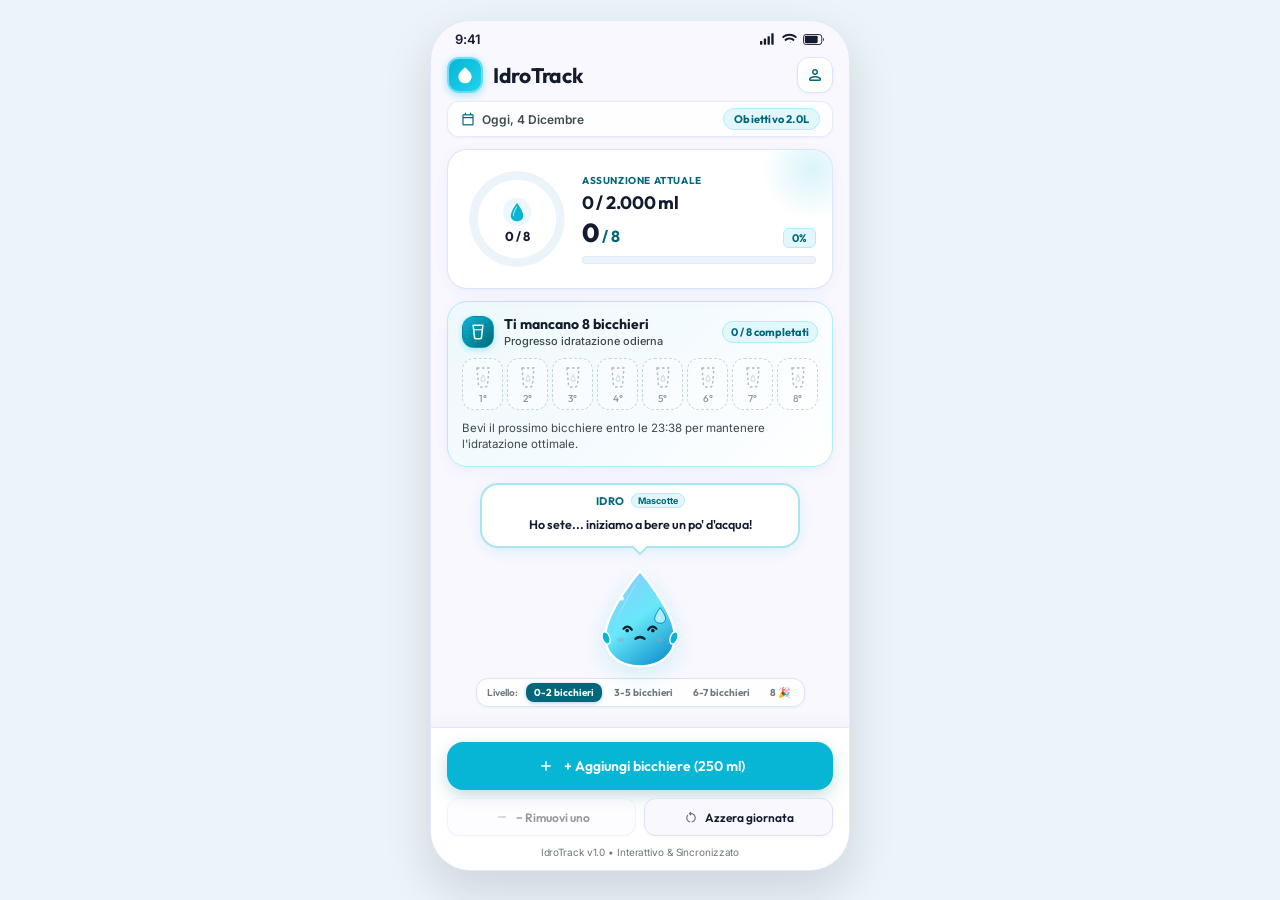
<file: index.html>
<!DOCTYPE html>
<html lang="it">
<head>
  <meta charset="utf-8" />
  <meta name="viewport" content="width=device-width, initial-scale=1.0, maximum-scale=1.0, user-scalable=no" />
  <title>IdroTrack - App Monitoraggio Idratazione</title>

  <!-- Google Fonts: Outfit (titoli e numeri) e Inter (testi) -->
  <link rel="preconnect" href="https://fonts.googleapis.com" />
  <link rel="preconnect" href="https://fonts.gstatic.com" crossorigin />
  <link href="https://fonts.googleapis.com/css2?family=Inter:wght@400;500;600;700&family=Outfit:wght@500;600;700;800&display=swap" rel="stylesheet" />
  
  <!-- Icone Material Symbols Rounded -->
  <link rel="stylesheet" href="https://fonts.googleapis.com/css2?family=Material+Symbols+Rounded:opsz,wght,FILL,GRAD@20..48,100..700,0..1,-50..200" />

  <!-- Foglio di stile esterno -->
  <link rel="stylesheet" href="style.css" />
</head>
<body>

  <!-- Contenitore Mobile Framed -->
  <div class="app-frame">

    <div class="app-content">

      <!-- === STATUS BAR === -->
      <header class="status-bar" aria-label="Stato dispositivo">
        <span>9:41</span>
        <div class="status-bar-icons">
          <!-- Icona Rete Mobile -->
          <svg class="status-icon" width="16" height="12" viewBox="0 0 17 12">
            <rect x="0" y="8" width="2.5" height="4" rx="0.5"></rect>
            <rect x="4" y="5.5" width="2.5" height="6.5" rx="0.5"></rect>
            <rect x="8" y="3" width="2.5" height="9" rx="0.5"></rect>
            <rect x="12" y="0" width="2.5" height="12" rx="0.5"></rect>
          </svg>
          <!-- Icona Wi-Fi -->
          <svg class="status-icon" width="15" height="12" viewBox="0 0 16 12">
            <path d="M8 2.5C10.6 2.5 13 3.6 14.7 5.3L16 3.9C13.9 1.8 11.1 0.5 8 0.5C4.9 0.5 2.1 1.8 0 3.9L1.3 5.3C3 3.6 5.4 2.5 8 2.5ZM8 6.5C9.6 6.5 11.1 7.2 12.1 8.3L13.5 6.9C12.1 5.4 10.1 4.5 8 4.5C5.9 4.5 3.9 5.4 2.5 6.9L3.9 8.3C4.9 7.2 6.4 6.5 8 6.5ZM9.5 10.5C9.5 9.67 8.83 9 8 9C7.17 9 6.5 10.5C6.5 11.33 7.17 12 8 12C8.83 12 9.5 11.33 9.5 10.5Z"></path>
          </svg>
          <!-- Icona Batteria -->
          <svg class="status-icon" width="22" height="11" viewBox="0 0 24 12">
            <rect x="0.5" y="0.5" width="20" height="11" rx="3" fill="none" stroke="currentColor"></rect>
            <rect x="2" y="2" width="14" height="8" rx="1.5"></rect>
            <path d="M22 4C22.6 4.4 23 5.1 23 6C23 6.9 22.6 7.6 22 8V4Z" fill="currentColor"></path>
          </svg>
        </div>
      </header>

      <!-- === CORPO PRINCIPALE DELL'APP === -->
      <main class="main-body">

        <!-- Sezione Intestazione e Data -->
        <section class="header-section" aria-label="Intestazione IdroTrack">
          <div class="header-top">
            <div class="logo-container">
              <div class="logo-badge">
                <svg width="20" height="20" viewBox="0 0 24 24" fill="currentColor">
                  <path d="M12 2.69l5.66 5.66a8 8 0 1 1-11.31 0z"></path>
                </svg>
              </div>
              <h1 class="app-title">IdroTrack</h1>
            </div>
            <!-- Pulsante Profilo -->
            <button id="btn-profile" class="btn-profile" aria-label="Profilo utente" type="button">
              <span class="material-symbols-rounded">person</span>
            </button>
          </div>

          <!-- Barra Data e Obiettivo -->
          <div class="date-goal-bar" style="margin-top: 8px;">
            <div class="date-indicator">
              <span class="material-symbols-rounded">calendar_today</span>
              <span id="date-text">Oggi, 17 Ottobre</span>
            </div>
            <span class="goal-badge">Obiettivo 2.0L</span>
          </div>
        </section>

        <!-- === CARD 1: DASHBOARD METRICA (SPLIT HERO) === -->
        <section class="metric-hero-card" aria-label="Panoramica idratazione">
          <!-- Colonna Sinistra: Barra Circolare Gauge -->
          <div class="gauge-wrapper">
            <svg class="gauge-svg" viewBox="0 0 100 100">
              <circle class="gauge-track" cx="50" cy="50" r="41"></circle>
              <circle id="circular-progress-bar" class="gauge-progress" cx="50" cy="50" r="41"></circle>
            </svg>
            <div class="gauge-center-content">
              <!-- Icona Goccia IdroTrack -->
              <svg class="gauge-drop-icon" viewBox="0 0 36 36">
                <circle cx="18" cy="18" r="16" fill="#e0f2fe" opacity="0.6"></circle>
                <path d="M18 8 C18 8 11 17 11 22 C11 26 14.1 28.5 18 28.5 C21.9 28.5 25 26 25 22 C25 17 18 8 18 8 Z" fill="#06b6d4"></path>
                <path d="M18 11 C18 11 13.5 17.5 13.5 21 C13.5 22 14 23 15 23 C14 21 15 18 18 13 Z" fill="#ffffff" opacity="0.7"></path>
              </svg>
              <span id="gauge-ratio-text" class="gauge-ratio">0 / 8</span>
            </div>
          </div>

          <!-- Colonna Destra: Informazioni e Progresso Orizzontale -->
          <div class="metric-info">
            <span class="metric-caption">ASSUNZIONE ATTUALE</span>
            <span id="metric-ml-text" class="metric-volume">0 / 2.000 ml</span>

            <div class="metric-count-row">
              <div class="count-numbers">
                <span id="metric-main-count" class="current-count">0</span>
                <span class="total-count">/ 8</span>
              </div>
              <span id="metric-pct-badge" class="pct-badge">0%</span>
            </div>

            <!-- Mini barra di avanzamento lineare -->
            <div class="progress-bar-track">
              <div id="horizontal-progress-bar" class="progress-bar-fill"></div>
            </div>
          </div>
        </section>

        <!-- === CARD 2: STATUS E TRACKER 8 BICCHIERI === -->
        <section class="cups-tracker-card" aria-label="Stato bicchieri">
          <div class="cups-card-header">
            <div class="cups-title-group">
              <div class="cups-status-icon-box">
                <!-- Icona Bicchiere -->
                <svg width="18" height="18" viewBox="0 0 24 24" fill="none" stroke="currentColor" stroke-width="2" stroke-linecap="round" stroke-linejoin="round">
                  <path d="M5.5 3h13l-1.8 16.2c-.1 1-1 1.8-2 1.8H9.3c-1 0-1.9-.8-2-1.8L5.5 3z"></path>
                  <path d="M7 9h10" stroke-width="1.5"></path>
                </svg>
              </div>
              <div>
                <h2 id="cups-missing-title" class="cups-missing-title">Ti mancano 8 bicchieri</h2>
                <p id="cups-subtitle-text" class="cups-subtitle">Progresso idratazione odierna</p>
              </div>
            </div>
            <span id="cups-badge-completed" class="cups-badge-completed">0 / 8 completati</span>
          </div>

          <!-- Griglia degli 8 bicchieri generata dinamicamente -->
          <div id="cups-grid" class="cups-grid"></div>

          <!-- Promemoria orario -->
          <p id="reminder-caption-text" class="reminder-caption">
            Bevi il prossimo bicchiere per mantenere l'idratazione ottimale.
          </p>
        </section>

        <!-- === MASCOTTE IDRO INTERATTIVA === -->
        <section class="mascot-section" aria-label="Mascotte Idro">
          <!-- Fumetto dinamico -->
          <div class="speech-bubble-container">
            <div class="speech-bubble">
              <div class="bubble-header">
                <span class="bubble-name">Idro</span>
                <span class="bubble-tag">Mascotte</span>
              </div>
              <p id="idro-speech-bubble" class="bubble-text">
                Ho sete... iniziamo a bere un po' d'acqua!
              </p>
              <div class="bubble-tail"></div>
            </div>
          </div>

          <!-- Grafica Vettoriale SVG Mascotte "Idro" -->
          <div class="mascot-frame">
            <svg id="idro-mascot-svg" class="mascot-svg" viewBox="0 0 120 120" fill="none">
              <defs>
                <!-- Gradiente corpo idratato -->
                <linearGradient id="idroBodyGrad" x1="20" y1="10" x2="100" y2="115" gradientUnits="userSpaceOnUse">
                  <stop offset="0%" stop-color="#38bdf8"></stop>
                  <stop offset="50%" stop-color="#06b6d4"></stop>
                  <stop offset="100%" stop-color="#00687a"></stop>
                </linearGradient>
                <!-- Gradiente riflesso di luce -->
                <linearGradient id="idroHighlight" x1="30" y1="25" x2="50" y2="75" gradientUnits="userSpaceOnUse">
                  <stop offset="0%" stop-color="#ffffff" stop-opacity="0.75"></stop>
                  <stop offset="100%" stop-color="#ffffff" stop-opacity="0"></stop>
                </linearGradient>
                <!-- Gradiente corpo assetato -->
                <linearGradient id="idroSadGrad" x1="20" y1="10" x2="100" y2="115" gradientUnits="userSpaceOnUse">
                  <stop offset="0%" stop-color="#93c5fd"></stop>
                  <stop offset="50%" stop-color="#67e8f9"></stop>
                  <stop offset="100%" stop-color="#0284c7"></stop>
                </linearGradient>
              </defs>

              <!-- Sagoma goccia principale -->
              <path id="idro-body-path" d="M60 12 C60 12 22 56 22 84 C22 104 39 116 60 116 C81 116 98 104 98 84 C98 56 60 12 60 12 Z" fill="url(#idroSadGrad)" stroke="#ffffff" stroke-width="2.5" stroke-linejoin="round"></path>
              
              <!-- Riflesso lucido -->
              <path d="M60 20 C60 20 32 58 31 82 C30.6 92 34 98 34 98 C34 98 29 88 32 75 C35 60 55 27 60 20 Z" fill="url(#idroHighlight)"></path>
              <circle cx="40" cy="42" r="2.5" fill="#ffffff" opacity="0.85"></circle>

              <!-- Braccine ai lati -->
              <g id="idro-arms">
                <ellipse cx="23" cy="85" rx="4" ry="7" fill="#06b6d4" stroke="#ffffff" stroke-width="1.5" transform="rotate(-20 23 85)"></ellipse>
                <ellipse cx="97" cy="85" rx="4" ry="7" fill="#06b6d4" stroke="#ffffff" stroke-width="1.5" transform="rotate(20 97 85)"></ellipse>
              </g>

              <!-- Guance reattive -->
              <g id="idro-cheeks"></g>

              <!-- Volto ed espressioni reattive -->
              <g id="idro-face"></g>

              <!-- Accessori ed effetti (sudore, stelline, coriandoli) -->
              <g id="idro-accessories"></g>
            </svg>
          </div>

          <!-- Indicatore di livello (sincronizzato automaticamente) -->
          <div class="tier-pills-bar">
            <span class="tier-pills-label">Livello:</span>
            <button id="pill-tier-1" class="tier-pill" type="button">0-2 bicchieri</button>
            <button id="pill-tier-2" class="tier-pill" type="button">3-5 bicchieri</button>
            <button id="pill-tier-3" class="tier-pill" type="button">6-7 bicchieri</button>
            <button id="pill-tier-4" class="tier-pill" type="button">8 🎉</button>
          </div>
        </section>

      </main>

    </div>

    <!-- === DOCK AZIONI INFERIORE (THUMB-ZONE) === -->
    <footer class="action-dock">
      <!-- Pulsante Primario: Aggiungi bicchiere -->
      <button id="btn-add" class="btn-primary-add" type="button">
        <span class="material-symbols-rounded">add</span>
        <span id="btn-add-label">+ Aggiungi bicchiere (250 ml)</span>
      </button>

      <!-- Pulsanti Secondari: Rimuovi e Azzera -->
      <div class="secondary-actions-grid">
        <button id="btn-remove" class="btn-secondary" type="button">
          <span class="material-symbols-rounded">remove</span>
          <span>− Rimuovi uno</span>
        </button>

        <button id="btn-reset" class="btn-secondary" type="button">
          <span class="material-symbols-rounded">restart_alt</span>
          <span>Azzera giornata</span>
        </button>
      </div>

      <!-- Footer Didascalia -->
      <div class="footer-meta">
        <p>IdroTrack v1.0 • Interattivo &amp; Sincronizzato</p>
      </div>
    </footer>

    <!-- === MODALE POPUP CONFERMA AZZERAMENTO === -->
    <div id="confirmation-modal" class="modal-overlay hidden" role="dialog" aria-modal="true" aria-labelledby="modal-title" aria-describedby="modal-desc">
      <div id="modal-card" class="modal-card">
        <!-- Bagliori luminosi interni -->
        <div class="modal-glow-top"></div>
        <div class="modal-glow-bottom"></div>

        <!-- Mascotte Idro triste con lacrima -->
        <div class="modal-mascot-wrapper">
          <div class="modal-mascot-shadow"></div>
          <svg class="modal-mascot-svg" fill="none" viewBox="0 0 120 120">
            <defs>
              <linearGradient id="sadModalBodyGrad" x1="20" x2="100" y1="10" y2="115" gradientUnits="userSpaceOnUse">
                <stop offset="0%" stop-color="#38bdf8"></stop>
                <stop offset="50%" stop-color="#06b6d4"></stop>
                <stop offset="100%" stop-color="#0284c7"></stop>
              </linearGradient>
              <linearGradient id="sadModalHighlight" x1="30" x2="50" y1="25" y2="75" gradientUnits="userSpaceOnUse">
                <stop offset="0%" stop-color="#ffffff" stop-opacity="0.8"></stop>
                <stop offset="100%" stop-color="#ffffff" stop-opacity="0"></stop>
              </linearGradient>
              <linearGradient id="modalTearGrad" x1="0" x2="0" y1="0" y2="1" gradientUnits="userSpaceOnUse">
                <stop offset="0%" stop-color="#ffffff"></stop>
                <stop offset="100%" stop-color="#7dd3fc"></stop>
              </linearGradient>
            </defs>
            <!-- Sagoma goccia principale -->
            <path d="M60 12 C60 12 22 56 22 84 C22 104 39 116 60 116 C81 116 98 104 98 84 C98 56 60 12 60 12 Z" fill="url(#sadModalBodyGrad)" stroke="#ffffff" stroke-linejoin="round" stroke-width="2.5"></path>
            <!-- Riflesso lucido -->
            <path d="M60 20 C60 20 32 58 31 82 C30.6 92 34 98 34 98 C34 98 29 88 32 75 C35 60 55 27 60 20 Z" fill="url(#sadModalHighlight)"></path>
            <circle cx="40" cy="42" fill="#ffffff" opacity="0.85" r="2.5"></circle>
            <!-- Braccine che stringono il petto -->
            <ellipse cx="28" cy="88" fill="#06b6d4" rx="4" ry="7" stroke="#ffffff" stroke-width="1.5" transform="rotate(-35 28 88)"></ellipse>
            <ellipse cx="92" cy="88" fill="#06b6d4" rx="4" ry="7" stroke="#ffffff" stroke-width="1.5" transform="rotate(35 92 88)"></ellipse>
            <!-- Guancette rosee tristi -->
            <ellipse cx="38" cy="85" fill="#f43f5e" opacity="0.4" rx="5.5" ry="3"></ellipse>
            <ellipse cx="82" cy="85" fill="#f43f5e" opacity="0.4" rx="5.5" ry="3"></ellipse>
            <!-- Sopracciglia tristi -->
            <path d="M40 66 Q45 69 51 68" fill="none" opacity="0.8" stroke="#001f26" stroke-linecap="round" stroke-width="2"></path>
            <path d="M80 66 Q75 69 69 68" fill="none" opacity="0.8" stroke="#001f26" stroke-linecap="round" stroke-width="2"></path>
            <!-- Occhi lucidi grandi -->
            <ellipse cx="46" cy="76" fill="#001f26" rx="5.5" ry="7"></ellipse>
            <circle cx="44" cy="73" fill="#ffffff" r="2.5"></circle>
            <circle cx="48" cy="78" fill="#ffffff" r="1.5"></circle>
            <ellipse cx="46" cy="80" fill="#38bdf8" opacity="0.7" rx="3.5" ry="1.5"></ellipse>
            <ellipse cx="74" cy="76" fill="#001f26" rx="5.5" ry="7"></ellipse>
            <circle cx="72" cy="73" fill="#ffffff" r="2.5"></circle>
            <circle cx="76" cy="78" fill="#ffffff" r="1.5"></circle>
            <ellipse cx="74" cy="80" fill="#38bdf8" opacity="0.7" rx="3.5" ry="1.5"></ellipse>
            <!-- Lacrima animata cadente -->
            <g class="tear-drop-anim">
              <path d="M37 81 C37 81 33 87 33 90 C33 92.2 34.8 94 37 94 C39.2 94 41 92.2 41 90 C41 87 37 81 37 81 Z" fill="url(#modalTearGrad)" stroke="#38bdf8" stroke-width="0.8"></path>
              <circle cx="36" cy="89" fill="#ffffff" r="1"></circle>
            </g>
            <!-- Bocca tremante triste -->
            <path d="M54 86 Q60 81 66 86" fill="none" stroke="#001f26" stroke-linecap="round" stroke-width="2.5"></path>
          </svg>
        </div>

        <!-- Titolo e Descrizione -->
        <h3 id="modal-title" class="modal-title">Vuoi davvero ricominciare?</h3>
        <p id="modal-desc" class="modal-description">
          Se azzeri la giornata, perderai tutti i bicchieri registrati oggi. 💧
        </p>

        <!-- Pulsanti di azione del popup -->
        <div class="modal-buttons">
          <button id="modal-btn-cancel" class="btn-modal-primary" type="button">
            <span>No, continuo!</span>
          </button>
          <button id="modal-btn-confirm" class="btn-modal-secondary" type="button">
            <span>Sì, azzera</span>
          </button>
        </div>
      </div>
    </div>

  </div>

  <!-- Logica JavaScript esterna -->
  <script src="script.js"></script>
</body>
</html>
</file>
<file: style.css>
/* ==========================================================================
   === VARIABILI CSS E DESIGN SYSTEM (:root) ===
   ========================================================================== */
:root {
  /* Palette Cromatica dal Design System IdroTrack */
  --color-primary: #00687a;
  --color-primary-hover: #005766;
  --color-primary-container: #06b6d4;
  --color-secondary: #0284c7;
  --color-cyan-glow: #38bdf8;
  --color-cyan-light: #acedff;
  --color-bg-canvas: #ebf4f8;
  --color-bg-app: #faf8ff;
  --color-surface-card: #ffffff;
  --color-surface-subtle: #f2f3ff;
  --color-badge-bg: #e2f7fc;
  --color-badge-border: #acedff;
  --color-text-dark: #131b2e;
  --color-text-muted: #3d494c;
  --color-text-caption: #6d797d;
  --color-border-card: rgba(218, 226, 253, 0.9);
  --color-border-subtle: #dae2fd;

  /* Tipografia */
  --font-heading: 'Outfit', sans-serif;
  --font-body: 'Inter', -apple-system, BlinkMacSystemFont, "Segoe UI", Roboto, sans-serif;

  /* Raggi di Curvatura */
  --radius-sm: 8px;
  --radius-md: 12px;
  --radius-lg: 16px;
  --radius-xl: 20px;
  --radius-full: 9999px;

  /* Ombre */
  --shadow-sm: 0 1px 3px rgba(19, 27, 46, 0.05);
  --shadow-card: 0 4px 20px -2px rgba(2, 132, 199, 0.08), 0 2px 6px -1px rgba(15, 23, 42, 0.03);
  --shadow-btn: 0 6px 18px -2px rgba(0, 104, 122, 0.28);
  --shadow-bubble: 0 4px 16px rgba(6, 182, 212, 0.12);
}

/* ==========================================================================
   === RESET E STILI DI BASE ===
   ========================================================================== */
* {
  box-sizing: border-box;
  margin: 0;
  padding: 0;
  -webkit-tap-highlight-color: transparent;
}

body {
  font-family: var(--font-body);
  background-color: var(--color-bg-canvas);
  color: var(--color-text-dark);
  min-height: 100vh;
  display: flex;
  justify-content: center;
  align-items: flex-start;
  -webkit-font-smoothing: antialiased;
}

/* Classe helper per font titoli */
.font-heading {
  font-family: var(--font-heading);
}

/* Icone Material Symbols */
.material-symbols-rounded {
  font-family: 'Material Symbols Rounded';
  font-weight: normal;
  font-style: normal;
  font-size: 20px;
  line-height: 1;
  display: inline-block;
  text-transform: none;
  letter-spacing: normal;
  word-wrap: normal;
  white-space: nowrap;
  direction: ltr;
  -webkit-font-smoothing: antialiased;
  vertical-align: middle;
}

/* ==========================================================================
   === CONTENITORE MOBILE CENTRATO (MAX 420px) ===
   ========================================================================== */
.app-frame {
  width: 100%;
  max-width: 420px;
  min-height: 100vh;
  background-color: var(--color-bg-app);
  display: flex;
  flex-direction: column;
  justify-content: space-between;
  position: relative;
  overflow-x: hidden;
}

/* Cornice mobile elegante centrata su schermi desktop */
@media (min-width: 480px) {
  body {
    padding: 20px 0;
  }

  .app-frame {
    min-height: 844px;
    border-radius: 40px;
    box-shadow: 0 20px 48px rgba(19, 27, 46, 0.14);
    border: 1px solid rgba(218, 226, 253, 0.7);
    overflow: hidden;
  }
}

/* Contenuto principale scorrevole */
.app-content {
  flex: 1;
  display: flex;
  flex-direction: column;
  overflow-y: auto;
}

/* ==========================================================================
   === STATUS BAR (STILE iOS) ===
   ========================================================================== */
.status-bar {
  padding: 10px 24px 4px 24px;
  display: flex;
  justify-content: space-between;
  align-items: center;
  font-size: 13px;
  font-weight: 600;
  color: var(--color-text-dark);
  letter-spacing: -0.2px;
}

.status-bar-icons {
  display: flex;
  align-items: center;
  gap: 6px;
}

.status-icon {
  display: block;
  fill: currentColor;
}

/* ==========================================================================
   === HEADER ISTITUZIONALE ===
   ========================================================================== */
.main-body {
  padding: 6px 16px 16px 16px;
  display: flex;
  flex-direction: column;
  gap: 12px;
}

.header-top {
  display: flex;
  align-items: center;
  justify-content: space-between;
}

.logo-container {
  display: flex;
  align-items: center;
  gap: 10px;
}

.logo-badge {
  width: 36px;
  height: 36px;
  border-radius: var(--radius-md);
  background: linear-gradient(135deg, #06b6d4, #22d3ee);
  display: flex;
  align-items: center;
  justify-content: center;
  color: #ffffff;
  box-shadow: 0 2px 8px rgba(6, 182, 212, 0.35);
  border: 2px solid rgba(172, 237, 255, 0.6);
}

.app-title {
  font-family: var(--font-heading);
  font-size: 21px;
  font-weight: 700;
  color: var(--color-text-dark);
  letter-spacing: -0.3px;
}

.btn-profile {
  width: 36px;
  height: 36px;
  border-radius: var(--radius-md);
  background-color: var(--color-surface-card);
  border: 1px solid var(--color-border-subtle);
  color: var(--color-primary);
  display: flex;
  align-items: center;
  justify-content: center;
  cursor: pointer;
  box-shadow: var(--shadow-sm);
  transition: background-color 0.2s, transform 0.1s;
}

.btn-profile:active {
  transform: scale(0.95);
  background-color: var(--color-surface-subtle);
}

/* Barra Data e Badge Obiettivo */
.date-goal-bar {
  display: flex;
  align-items: center;
  justify-content: space-between;
  background: rgba(255, 255, 255, 0.75);
  backdrop-filter: blur(4px);
  border: 1px solid rgba(218, 226, 253, 0.7);
  border-radius: var(--radius-md);
  padding: 6px 12px;
  box-shadow: var(--shadow-sm);
}

.date-indicator {
  display: flex;
  align-items: center;
  gap: 6px;
  color: var(--color-text-muted);
  font-size: 12px;
  font-weight: 600;
}

.date-indicator .material-symbols-rounded {
  font-size: 16px;
  color: var(--color-primary);
}

.goal-badge {
  font-family: var(--font-heading);
  font-size: 11px;
  font-weight: 700;
  color: var(--color-primary);
  background-color: var(--color-badge-bg);
  border: 1px solid var(--color-badge-border);
  padding: 3px 10px;
  border-radius: var(--radius-full);
  letter-spacing: 0.2px;
}

/* ==========================================================================
   === CARD 1: DASHBOARD METRICA (SPLIT HERO) ===
   ========================================================================== */
.metric-hero-card {
  background-color: var(--color-surface-card);
  border: 1px solid var(--color-border-card);
  border-radius: var(--radius-xl);
  padding: 16px;
  box-shadow: var(--shadow-card);
  position: relative;
  overflow: hidden;
  display: flex;
  align-items: center;
  gap: 12px;
}

.metric-hero-card::after {
  content: '';
  position: absolute;
  top: -30px;
  right: -30px;
  width: 100px;
  height: 100px;
  background: radial-gradient(circle, rgba(6, 182, 212, 0.15) 0%, rgba(6, 182, 212, 0) 70%);
  pointer-events: none;
}

/* Colonna sinistra: Gauge circolare */
.gauge-wrapper {
  position: relative;
  width: 106px;
  height: 106px;
  flex-shrink: 0;
  display: flex;
  align-items: center;
  justify-content: center;
}

.gauge-svg {
  width: 106px;
  height: 106px;
  transform: rotate(-90deg);
}

.gauge-track {
  fill: none;
  stroke: var(--color-bg-canvas);
  stroke-width: 8;
}

.gauge-progress {
  fill: none;
  stroke: #06b6d4;
  stroke-width: 8;
  stroke-linecap: round;
  stroke-dasharray: 257.6;
  stroke-dashoffset: 257.6;
  transition: stroke-dashoffset 0.6s cubic-bezier(0.4, 0, 0.2, 1);
}

.gauge-center-content {
  position: absolute;
  display: flex;
  flex-direction: column;
  align-items: center;
  justify-content: center;
  pointer-events: none;
}

.gauge-drop-icon {
  width: 32px;
  height: 32px;
  transition: transform 0.3s ease;
}

.gauge-ratio {
  font-family: var(--font-heading);
  font-size: 13px;
  font-weight: 700;
  color: var(--color-text-dark);
  margin-top: 2px;
  line-height: 1;
}

/* Colonna destra: Metriche e statistiche */
.metric-info {
  flex: 1;
  display: flex;
  flex-direction: column;
  gap: 4px;
}

.metric-caption {
  font-family: var(--font-heading);
  font-size: 10px;
  font-weight: 700;
  color: var(--color-primary);
  text-transform: uppercase;
  letter-spacing: 0.6px;
}

.metric-volume {
  font-family: var(--font-heading);
  font-size: 18px;
  font-weight: 700;
  color: var(--color-text-dark);
  letter-spacing: -0.3px;
}

.metric-count-row {
  display: flex;
  align-items: baseline;
  justify-content: space-between;
  margin-top: 2px;
}

.count-numbers {
  display: flex;
  align-items: baseline;
  gap: 3px;
}

.current-count {
  font-family: var(--font-heading);
  font-size: 26px;
  font-weight: 800;
  color: var(--color-text-dark);
  line-height: 1;
}

.total-count {
  font-family: var(--font-heading);
  font-size: 16px;
  font-weight: 700;
  color: var(--color-primary);
  line-height: 1;
}

.pct-badge {
  font-family: var(--font-heading);
  font-size: 11px;
  font-weight: 700;
  color: var(--color-primary);
  background-color: var(--color-badge-bg);
  border: 1px solid var(--color-badge-border);
  padding: 2px 8px;
  border-radius: 6px;
}

/* Barra di progresso orizzontale */
.progress-bar-track {
  width: 100%;
  height: 8px;
  background-color: var(--color-bg-canvas);
  border-radius: var(--radius-full);
  overflow: hidden;
  border: 1px solid rgba(218, 226, 253, 0.5);
  margin-top: 4px;
}

.progress-bar-fill {
  height: 100%;
  width: 0%;
  background: linear-gradient(90deg, #06b6d4, #00687a);
  border-radius: var(--radius-full);
  transition: width 0.6s cubic-bezier(0.4, 0, 0.2, 1);
}

/* ==========================================================================
   === CARD 2: TRACKER 8 BICCHIERI E STATO ===
   ========================================================================== */
.cups-tracker-card {
  background: linear-gradient(135deg, #eef9fc 0%, #f4fbfe 50%, #ffffff 100%);
  border: 1px solid var(--color-badge-border);
  border-radius: var(--radius-xl);
  padding: 14px;
  box-shadow: var(--shadow-card);
  display: flex;
  flex-direction: column;
  gap: 10px;
}

.cups-card-header {
  display: flex;
  align-items: center;
  justify-content: space-between;
}

.cups-title-group {
  display: flex;
  align-items: center;
  gap: 10px;
}

.cups-status-icon-box {
  width: 32px;
  height: 32px;
  border-radius: var(--radius-md);
  background: linear-gradient(135deg, #06b6d4, #00687a);
  display: flex;
  align-items: center;
  justify-content: center;
  color: #ffffff;
  box-shadow: 0 2px 6px rgba(6, 182, 212, 0.3);
  border: 1px solid rgba(6, 182, 212, 0.25);
  flex-shrink: 0;
}

.cups-missing-title {
  font-family: var(--font-heading);
  font-size: 14px;
  font-weight: 700;
  color: var(--color-text-dark);
  line-height: 1.2;
}

.cups-subtitle {
  font-size: 11px;
  font-weight: 500;
  color: var(--color-text-muted);
  margin-top: 1px;
}

.cups-badge-completed {
  font-family: var(--font-heading);
  font-size: 11px;
  font-weight: 700;
  color: var(--color-primary);
  background-color: var(--color-badge-bg);
  border: 1px solid var(--color-badge-border);
  padding: 3px 8px;
  border-radius: var(--radius-full);
  white-space: nowrap;
}

/* Griglia degli 8 bicchieri */
.cups-grid {
  display: grid;
  grid-template-columns: repeat(8, 1fr);
  gap: 4px;
}

.cup-slot {
  display: flex;
  flex-direction: column;
  align-items: center;
  justify-content: center;
  padding: 7px 2px 5px 2px;
  border-radius: var(--radius-md);
  cursor: pointer;
  user-select: none;
  transition: all 0.25s ease;
}

.cup-slot:active {
  transform: scale(0.92);
}

/* Bicchiere pieno */
.cup-slot.filled {
  background-color: #ffffff;
  border: 1px solid rgba(6, 182, 212, 0.4);
  box-shadow: 0 2px 4px rgba(6, 182, 212, 0.12);
  outline: 1px solid rgba(6, 182, 212, 0.2);
}

/* Bicchiere vuoto */
.cup-slot.empty {
  background-color: rgba(255, 255, 255, 0.6);
  border: 1.5px dashed #bcc9cd;
  opacity: 0.75;
}

.cup-slot-label {
  font-family: var(--font-heading);
  font-size: 10px;
  margin-top: 4px;
  line-height: 1;
}

.cup-slot.filled .cup-slot-label {
  font-weight: 700;
  color: var(--color-primary);
}

.cup-slot.empty .cup-slot-label {
  font-weight: 500;
  color: var(--color-text-caption);
}

/* Animazione Pop sul bicchiere appena aggiunto */
@keyframes cupPop {
  0% {
    transform: scale(0.8);
  }

  50% {
    transform: scale(1.15);
  }

  100% {
    transform: scale(1);
  }
}

.cup-pop {
  animation: cupPop 0.35s cubic-bezier(0.34, 1.56, 0.64, 1);
}

.reminder-caption {
  font-size: 11.5px;
  color: var(--color-text-muted);
  line-height: 1.4;
  font-weight: 400;
}

/* ==========================================================================
   === CARD 3: MASCOTTE IDRO E FUMETTO ===
   ========================================================================== */
.mascot-section {
  display: flex;
  flex-direction: column;
  align-items: center;
  justify-content: center;
  padding: 4px 0;
  position: relative;
}

/* Fumetto stile comic */
.speech-bubble-container {
  width: 100%;
  max-width: 320px;
  position: relative;
  margin-bottom: 12px;
  z-index: 2;
}

.speech-bubble {
  background-color: #ffffff;
  border: 2px solid rgba(6, 182, 212, 0.35);
  border-radius: 18px;
  padding: 8px 14px;
  text-align: center;
  box-shadow: var(--shadow-bubble);
  position: relative;
}

.bubble-header {
  display: flex;
  align-items: center;
  justify-content: center;
  gap: 6px;
  margin-bottom: 2px;
}

.bubble-name {
  font-family: var(--font-heading);
  font-size: 11px;
  font-weight: 700;
  color: var(--color-primary);
  text-transform: uppercase;
  letter-spacing: 0.5px;
}

.bubble-tag {
  font-size: 9px;
  font-weight: 700;
  color: var(--color-primary);
  background-color: var(--color-badge-bg);
  border: 1px solid var(--color-badge-border);
  padding: 1px 6px;
  border-radius: var(--radius-full);
}

.bubble-text {
  font-family: var(--font-heading);
  font-size: 12.5px;
  font-weight: 600;
  color: var(--color-text-dark);
  min-height: 28px;
  display: flex;
  align-items: center;
  justify-content: center;
  line-height: 1.3;
  transition: opacity 0.2s ease;
}

/* Coda del fumetto verso il basso */
.bubble-tail {
  position: absolute;
  bottom: -7px;
  left: 50%;
  transform: translateX(-50%) rotate(45deg);
  width: 12px;
  height: 12px;
  background-color: #ffffff;
  border-right: 2px solid rgba(6, 182, 212, 0.35);
  border-bottom: 2px solid rgba(6, 182, 212, 0.35);
}

/* Fluttuazione della Mascotte */
@keyframes floatMascot {

  0%,
  100% {
    transform: translateY(0px);
  }

  50% {
    transform: translateY(-5px);
  }
}

.mascot-frame {
  width: 110px;
  height: 110px;
  display: flex;
  align-items: center;
  justify-content: center;
  filter: drop-shadow(0 6px 12px rgba(6, 182, 212, 0.18));
  animation: floatMascot 3.2s ease-in-out infinite;
}

.mascot-svg {
  width: 100%;
  height: 100%;
  transition: transform 0.3s ease;
}

/* Selettore/Indicatore di livello */
.tier-pills-bar {
  display: flex;
  align-items: center;
  justify-content: center;
  gap: 4px;
  margin-top: 8px;
  background: rgba(255, 255, 255, 0.85);
  border: 1px solid var(--color-border-subtle);
  border-radius: var(--radius-md);
  padding: 4px 6px;
  box-shadow: var(--shadow-sm);
}

.tier-pills-label {
  font-family: var(--font-heading);
  font-size: 10px;
  font-weight: 600;
  color: var(--color-text-caption);
  padding: 0 4px;
}

.tier-pill {
  font-family: var(--font-heading);
  font-size: 10px;
  font-weight: 700;
  padding: 3px 8px;
  border-radius: var(--radius-sm);
  border: none;
  background: transparent;
  color: var(--color-text-caption);
  cursor: pointer;
  transition: all 0.25s ease;
}

.tier-pill.active {
  background-color: var(--color-primary);
  color: #ffffff;
  box-shadow: 0 1px 4px rgba(4, 90, 189, 0.3);
}

/* ==========================================================================
   === DOCK AZIONI INFERIORE (THUMB-ZONE) ===
   ========================================================================== */
.action-dock {
  background-color: rgba(255, 255, 255, 0.95);
  backdrop-filter: blur(8px);
  border-top: 1px solid rgba(218, 226, 253, 0.8);
  padding: 14px 16px 12px 16px;
  box-shadow: 0 -4px 16px rgba(19, 27, 46, 0.04);
  display: flex;
  flex-direction: column;
  gap: 8px;
}

/* Pulsante Primario Aggiungi */
.btn-primary-add {
  width: 100%;
  height: 48px;
  background-color: #06B6D4;
  color: #ffffff;
  border: none;
  border-radius: var(--radius-lg);
  font-family: var(--font-heading);
  font-size: 14px;
  font-weight: 600;
  display: flex;
  align-items: center;
  justify-content: center;
  gap: 8px;
  cursor: pointer;
  box-shadow: var(--shadow-btn);
  transition: background-color 0.2s, transform 0.1s, opacity 0.2s;
}

.btn-primary-add:hover {
  background-color: var(--color-primary-hover);
}

.btn-primary-add:active {
  transform: scale(0.98);
}

.btn-primary-add.completed {
  background: linear-gradient(135deg, #0284c7, #06b6d4);
  cursor: default;
}

/* Riga pulsanti secondari */
.secondary-actions-grid {
  display: grid;
  grid-template-columns: 1fr 1fr;
  gap: 8px;
}

.btn-secondary {
  height: 38px;
  background-color: var(--color-bg-app);
  border: 1px solid var(--color-border-subtle);
  border-radius: var(--radius-md);
  font-family: var(--font-heading);
  font-size: 12px;
  font-weight: 600;
  color: var(--color-text-dark);
  display: flex;
  align-items: center;
  justify-content: center;
  gap: 6px;
  cursor: pointer;
  box-shadow: var(--shadow-sm);
  transition: background-color 0.2s, transform 0.1s, opacity 0.2s;
}

.btn-secondary:hover:not(:disabled) {
  background-color: var(--color-surface-subtle);
}

.btn-secondary:active:not(:disabled) {
  transform: scale(0.98);
}

.btn-secondary:disabled {
  opacity: 0.45;
  cursor: not-allowed;
  pointer-events: none;
}

.btn-secondary .material-symbols-rounded {
  font-size: 16px;
  color: var(--color-text-caption);
}

/* Didascalia footer */
.footer-meta {
  text-align: center;
  padding-top: 2px;
}

.footer-meta p {
  font-size: 10px;
  color: var(--color-text-caption);
  letter-spacing: -0.1px;
}

/* ==========================================================================
   === MODALE POPUP CONFERMA AZZERAMENTO ===
   ========================================================================== */
.modal-overlay {
  position: absolute;
  inset: 0;
  background-color: rgba(15, 23, 42, 0.6);
  backdrop-filter: blur(4px);
  -webkit-backdrop-filter: blur(4px);
  z-index: 100;
  display: flex;
  align-items: center;
  justify-content: center;
  padding: 20px;
  opacity: 1;
  visibility: visible;
  transition: opacity 0.25s ease, visibility 0.25s ease;
}

.modal-overlay.hidden {
  opacity: 0;
  visibility: hidden;
  pointer-events: none;
}

.modal-card {
  background-color: #ffffff;
  border-radius: 28px;
  padding: 24px 20px 22px 20px;
  box-shadow: 0 25px 50px -12px rgba(15, 23, 42, 0.25), 0 0 0 1px rgba(172, 237, 255, 0.4);
  max-width: 330px;
  width: 100%;
  text-align: center;
  border: 1px solid #e0f2fe;
  display: flex;
  flex-direction: column;
  align-items: center;
  position: relative;
  overflow: hidden;
  transform: scale(1);
  transition: transform 0.25s cubic-bezier(0.34, 1.56, 0.64, 1);
}

.modal-overlay.hidden .modal-card {
  transform: scale(0.92);
}

/* Bagliori interni del popup */
.modal-glow-top {
  position: absolute;
  top: -40px;
  right: -40px;
  width: 110px;
  height: 110px;
  background-color: rgba(6, 182, 212, 0.12);
  border-radius: 50%;
  filter: blur(20px);
  pointer-events: none;
}

.modal-glow-bottom {
  position: absolute;
  bottom: -40px;
  left: -40px;
  width: 110px;
  height: 110px;
  background-color: rgba(56, 189, 248, 0.12);
  border-radius: 50%;
  filter: blur(20px);
  pointer-events: none;
}

/* Wrapper mascotte con ombra azzurra */
.modal-mascot-wrapper {
  position: relative;
  width: 125px;
  height: 125px;
  display: flex;
  align-items: center;
  justify-content: center;
  margin-top: 4px;
  margin-bottom: 12px;
}

.modal-mascot-shadow {
  position: absolute;
  bottom: 0px;
  width: 76px;
  height: 14px;
  background-color: rgba(6, 182, 212, 0.2);
  border-radius: 50%;
  filter: blur(6px);
}

.modal-mascot-svg {
  width: 100%;
  height: 100%;
  position: relative;
  z-index: 1;
  filter: drop-shadow(0 4px 6px rgba(6, 182, 212, 0.15));
}

/* Animazione goccia di lacrima */
@keyframes modalTearDrop {
  0%, 100% {
    transform: translateY(0);
    opacity: 0.85;
  }
  50% {
    transform: translateY(3.5px);
    opacity: 1;
  }
}

.tear-drop-anim {
  animation: modalTearDrop 2.2s ease-in-out infinite;
}

/* Titolo e descrizione */
.modal-title {
  font-family: var(--font-heading);
  font-size: 20px;
  font-weight: 700;
  color: var(--color-text-dark);
  margin-bottom: 8px;
  letter-spacing: -0.3px;
  line-height: 1.25;
}

.modal-description {
  font-size: 13.5px;
  line-height: 1.45;
  color: var(--color-text-muted);
  margin-bottom: 22px;
  font-weight: 400;
  max-width: 280px;
}

/* Pulsanti del popup */
.modal-buttons {
  width: 100%;
  display: flex;
  flex-direction: column;
  gap: 8px;
}

/* Pulsante principale: No, continuo! */
.btn-modal-primary {
  width: 100%;
  height: 48px;
  background-color: #06B6D4;
  color: #ffffff;
  border: none;
  border-radius: var(--radius-lg);
  font-family: var(--font-heading);
  font-size: 15px;
  font-weight: 600;
  display: flex;
  align-items: center;
  justify-content: center;
  cursor: pointer;
  box-shadow: 0 4px 14px rgba(6, 182, 212, 0.25);
  transition: background-color 0.2s, transform 0.1s, box-shadow 0.2s;
}

.btn-modal-primary:hover {
  background-color: #0891b2;
}

.btn-modal-primary:active {
  transform: scale(0.98);
}

/* Pulsante secondario: Sì, azzera */
.btn-modal-secondary {
  width: 100%;
  height: 42px;
  background-color: #ffffff;
  border: 1px solid #cbd5e1;
  border-radius: var(--radius-lg);
  font-family: var(--font-heading);
  font-size: 13.5px;
  font-weight: 500;
  color: #64748b;
  display: flex;
  align-items: center;
  justify-content: center;
  cursor: pointer;
  transition: all 0.2s ease;
}

.btn-modal-secondary:hover {
  background-color: #fff1f2;
  color: #e11d48;
  border-color: #fecdd3;
}

.btn-modal-secondary:active {
  transform: scale(0.98);
}
</file>
